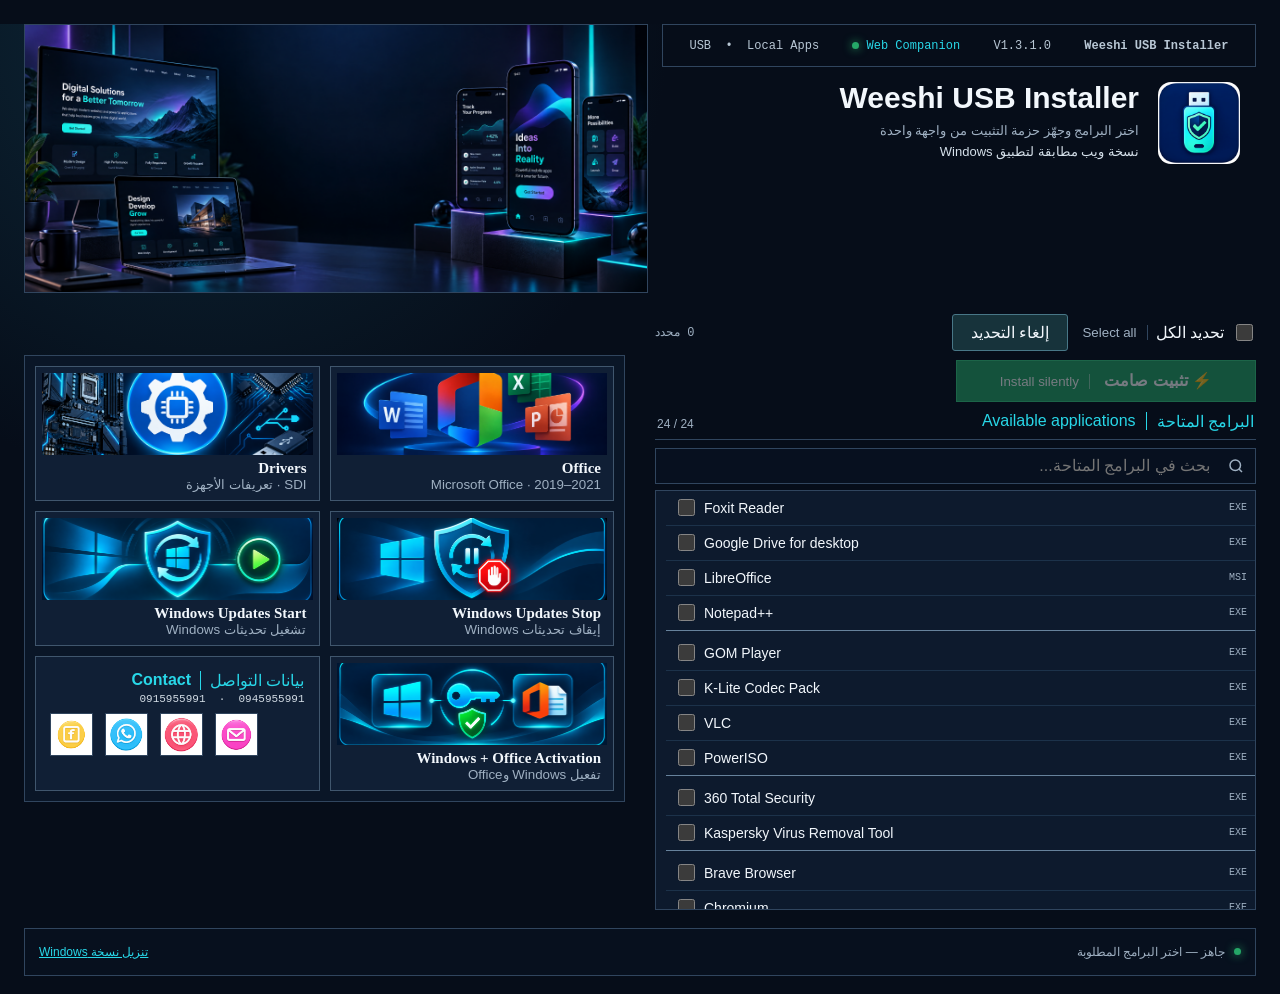
<file: web-app/index.html>
<!doctype html>
<html lang="ar" dir="rtl">
<head>
  <meta charset="utf-8"><meta name="viewport" content="width=device-width,initial-scale=1">
  <meta name="theme-color" content="#07111f"><meta name="description" content="نسخة الويب من Weeshi USB Installer">
  <title>Weeshi USB Installer — Web</title><link rel="icon" href="../logo.png"><link rel="stylesheet" href="./styles.css">
</head>
<body>
<a class="skip" href="#apps">انتقل إلى قائمة البرامج</a>
<header class="app-header">
  <div class="ad-frame"><img src="../Ads/dsa1.xxx" alt="إعلان WeeshiTech" width="660" height="140"></div>
  <section class="identity">
    <div class="system-strip"><span>USB &nbsp;•&nbsp; Local Apps</span><span class="online"><i></i> Web Companion</span><span>V1.1</span><b>Weeshi USB Installer</b></div>
    <div class="brand-copy"><img src="../logo.png" alt="" width="86" height="86"><div><h1>Weeshi USB Installer</h1><p>اختر البرامج وجهّز حزمة التثبيت من واجهة واحدة<br><span>نسخة ويب مطابقة لتطبيق Windows</span></p></div></div>
  </section>
</header>

<main>
  <section class="apps-panel" id="apps" aria-labelledby="appsTitle">
    <div class="selection-bar">
      <label class="check-all"><input id="selectAll" type="checkbox"><span>تحديد الكل</span><small>Select all</small></label>
      <button class="secondary" id="clearSelection" type="button">إلغاء التحديد</button>
      <span class="selection-count" id="selectionCount" aria-live="polite">0 محدد</span>
    </div>
    <button class="install-button" id="installButton" type="button"><span>⚡</span> تثبيت صامت <small>Install silently</small></button>
    <div class="section-title"><div><span>البرامج المتاحة</span><b id="appsTitle">Available applications</b></div><em id="resultCount"></em></div>
    <label class="search-field"><span class="sr-only">بحث في البرامج</span><svg viewBox="0 0 24 24" aria-hidden="true"><circle cx="11" cy="11" r="7"/><path d="m16 16 4 4"/></svg><input id="searchInput" type="search" placeholder="بحث في البرامج المتاحة..." autocomplete="off"><button id="clearSearch" type="button" aria-label="مسح البحث">×</button></label>
    <div class="app-list" id="appList" role="group" aria-label="قائمة البرامج"></div>
    <div class="empty-state" id="emptyState" hidden><b>لا توجد نتائج</b><span>جرّب اسمًا آخر أو امسح البحث.</span></div>
  </section>

  <section class="tools-panel" aria-label="أدوات إضافية">
    <div class="tools-grid">
      <button class="tool-card" data-tool="Office"><img src="../assets/office-card.png" alt=""><span><b>Office</b><small>Microsoft Office · 2019–2021</small></span></button>
      <button class="tool-card" data-tool="Drivers"><img src="../assets/drivers-card.png" alt=""><span><b>Drivers</b><small>SDI · تعريفات الأجهزة</small></span></button>
      <button class="tool-card danger" data-tool="Windows Updates Stop"><img src="../assets/windows-updates-stop-card.png" alt=""><span><b>Windows Updates Stop</b><small>إيقاف تحديثات Windows</small></span></button>
      <button class="tool-card success" data-tool="Windows Updates Start"><img src="../assets/windows-updates-start-card.png" alt=""><span><b>Windows Updates Start</b><small>تشغيل تحديثات Windows</small></span></button>
      <button class="tool-card" data-tool="Windows + Office Activation"><img src="../assets/windows-office-activation-card.png" alt=""><span><b>Windows + Office Activation</b><small>تفعيل Windows وOffice</small></span></button>
      <article class="contact-card"><div><span>بيانات التواصل</span><b>Contact</b></div><p>0915955991 &nbsp;·&nbsp; 0945955991</p><nav aria-label="روابط التواصل"><button type="button" data-contact="facebook" aria-label="Facebook"><img src="../assets/contact-facebook.png" alt=""></button><a href="https://wa.me/218915955991" target="_blank" aria-label="WhatsApp"><img src="../assets/contact-whatsapp.png" alt=""></a><a href="https://www.ly-tech.ly" target="_blank" aria-label="الموقع الإلكتروني"><img src="../assets/contact-website.png" alt=""></a><a href="mailto:weeshiaia@gmail.com" aria-label="البريد الإلكتروني"><img src="../assets/contact-email.png" alt=""></a></nav></article>
    </div>
  </section>
</main>

<footer class="statusbar"><div><i></i><span id="statusText">جاهز — اختر البرامج المطلوبة</span></div><a href="https://github.com/weeshi/WinPilot-USB/releases/latest" target="_blank">تنزيل نسخة Windows</a></footer>

<div class="dialog-backdrop" id="dialogBackdrop" hidden>
  <section class="dialog" role="dialog" aria-modal="true" aria-labelledby="dialogTitle" aria-describedby="dialogDescription">
    <button class="dialog-close" id="dialogClose" type="button" aria-label="إغلاق">×</button>
    <span class="dialog-kicker">WEB COMPANION</span><h2 id="dialogTitle"></h2><p id="dialogDescription"></p>
    <div class="dialog-selection" id="dialogSelection"></div>
    <div class="dialog-actions"><button class="secondary" id="dialogCancel" type="button">العودة</button><button class="secondary" id="exportSelection" type="button" hidden>تنزيل ملف الاختيارات</button><a class="download" id="openWinPilot" href="#" hidden>فتح في WinPilot</a><a class="download" href="https://github.com/weeshi/WinPilot-USB/releases/latest" target="_blank">تنزيل تطبيق Windows</a></div>
  </section>
</div>
<div class="toast" id="toast" role="status" aria-live="polite"></div>
<script src="./catalog-data.js"></script><script src="./app.js"></script>
</body></html>
</file>
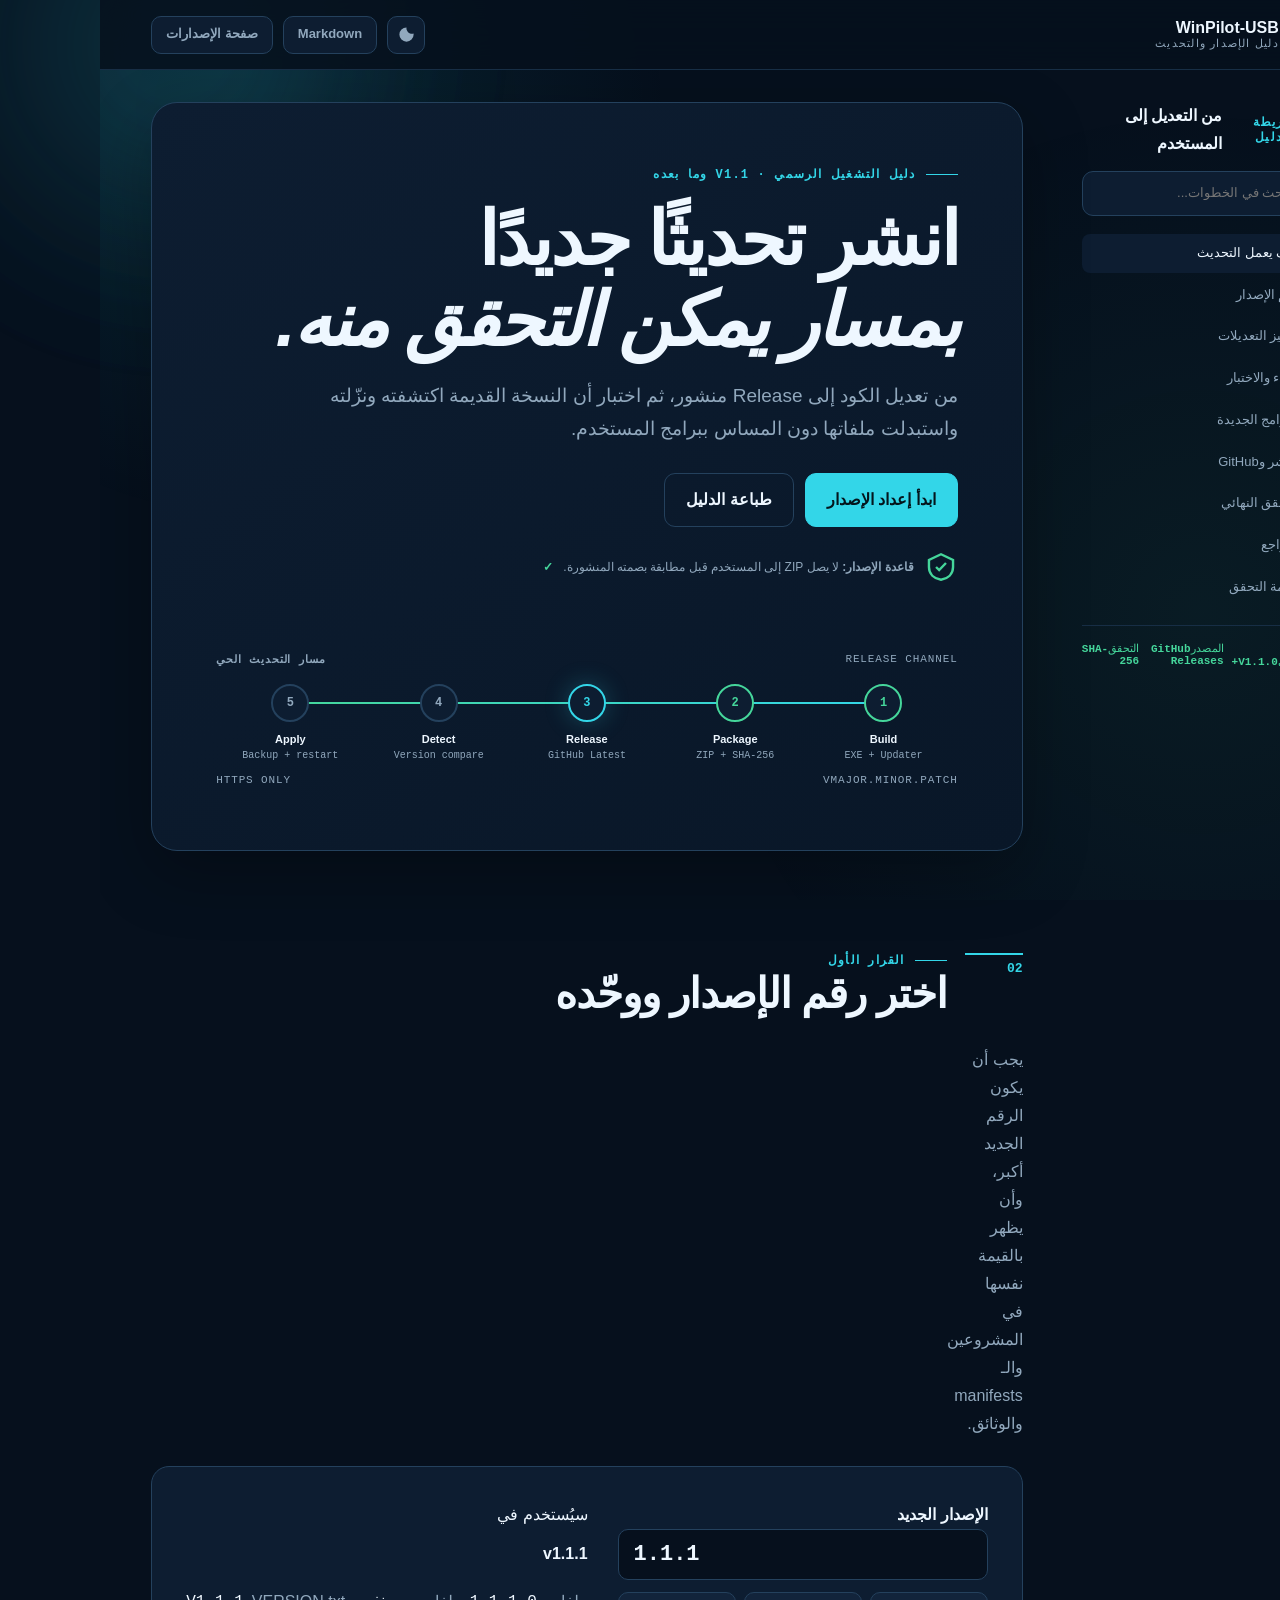
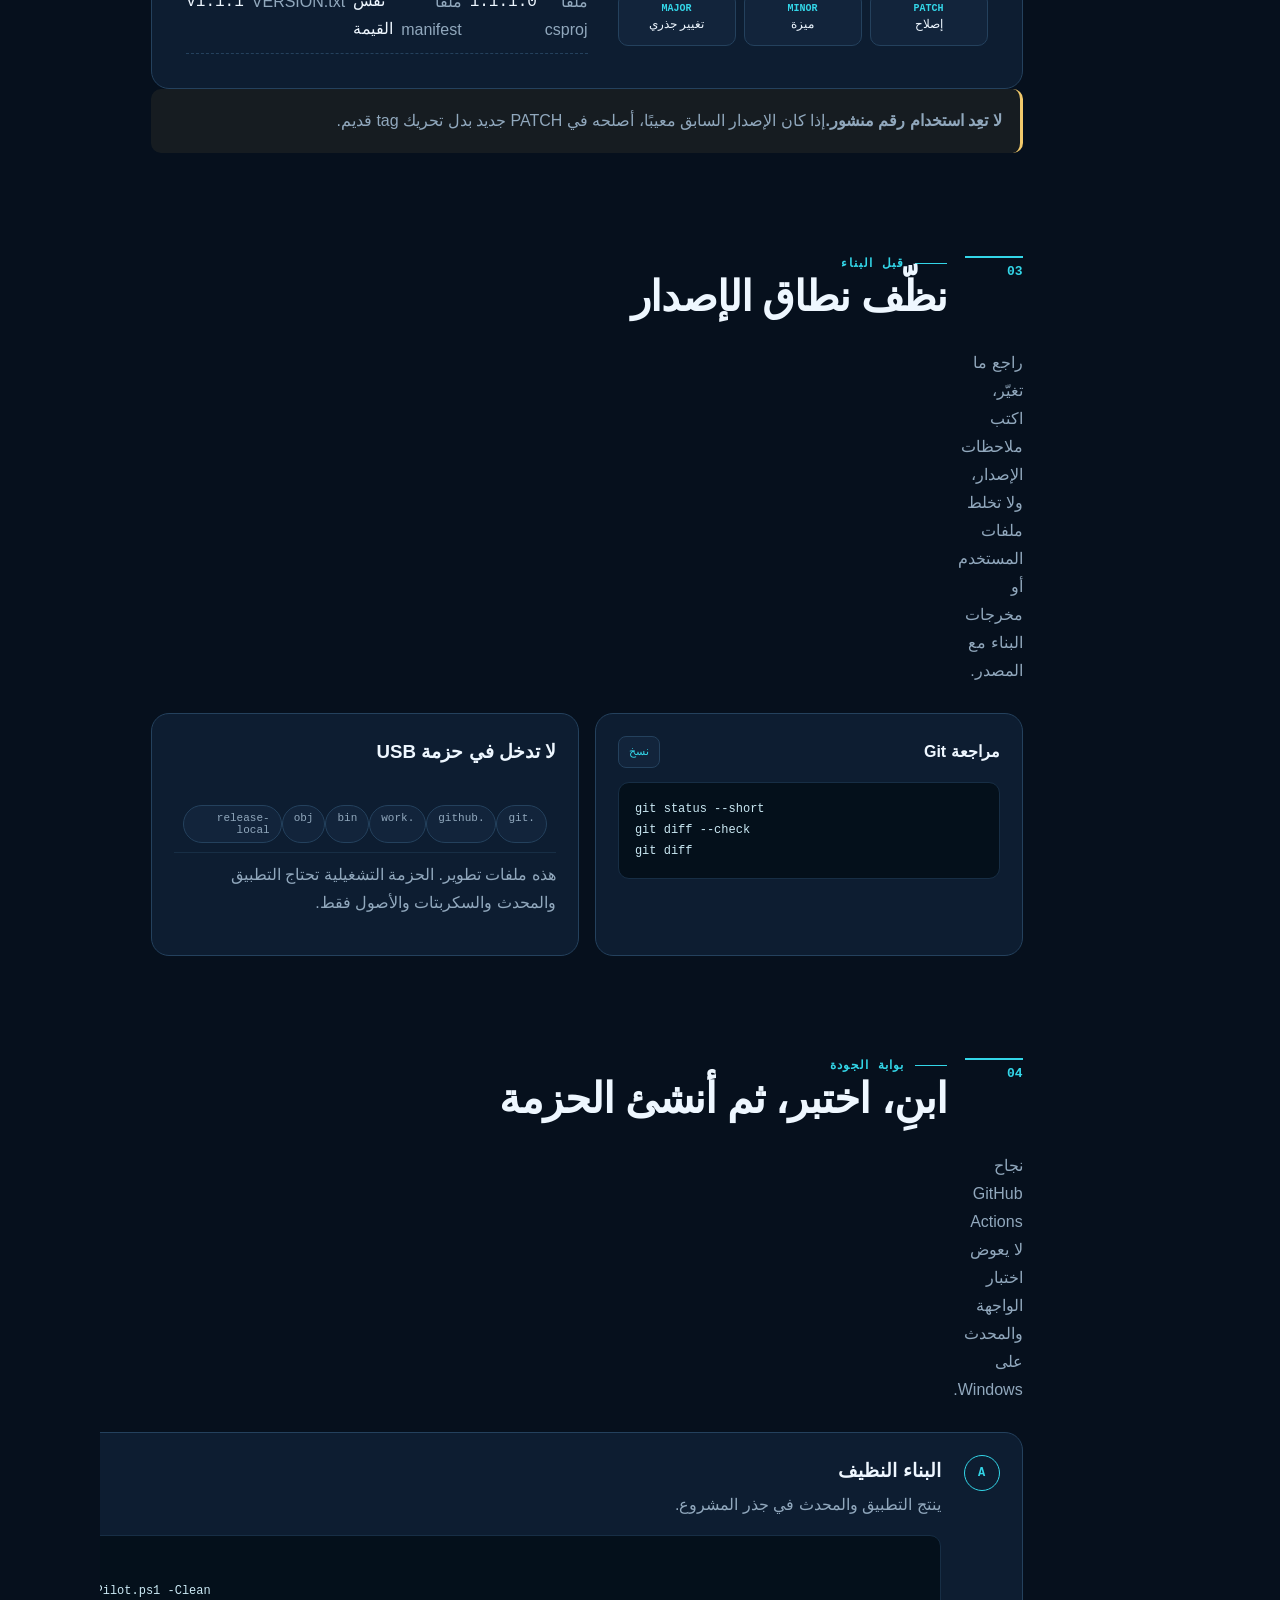
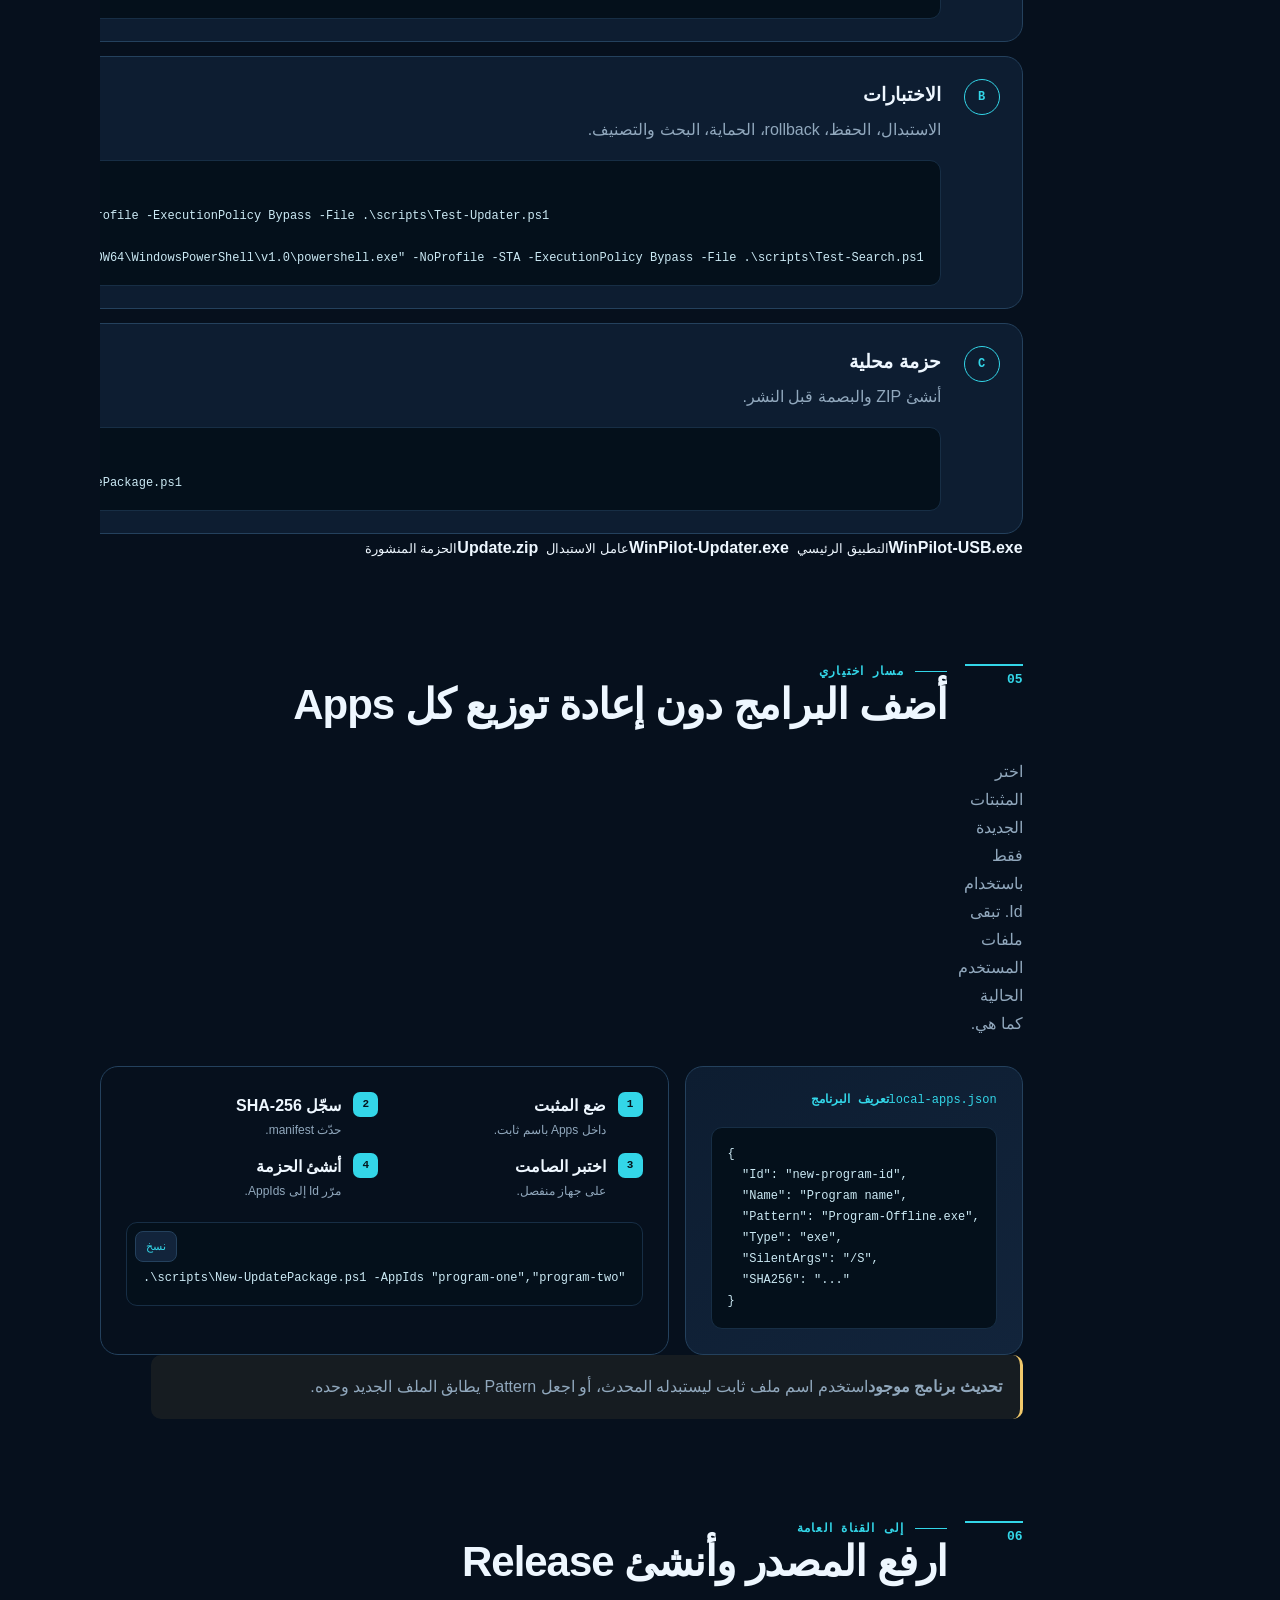
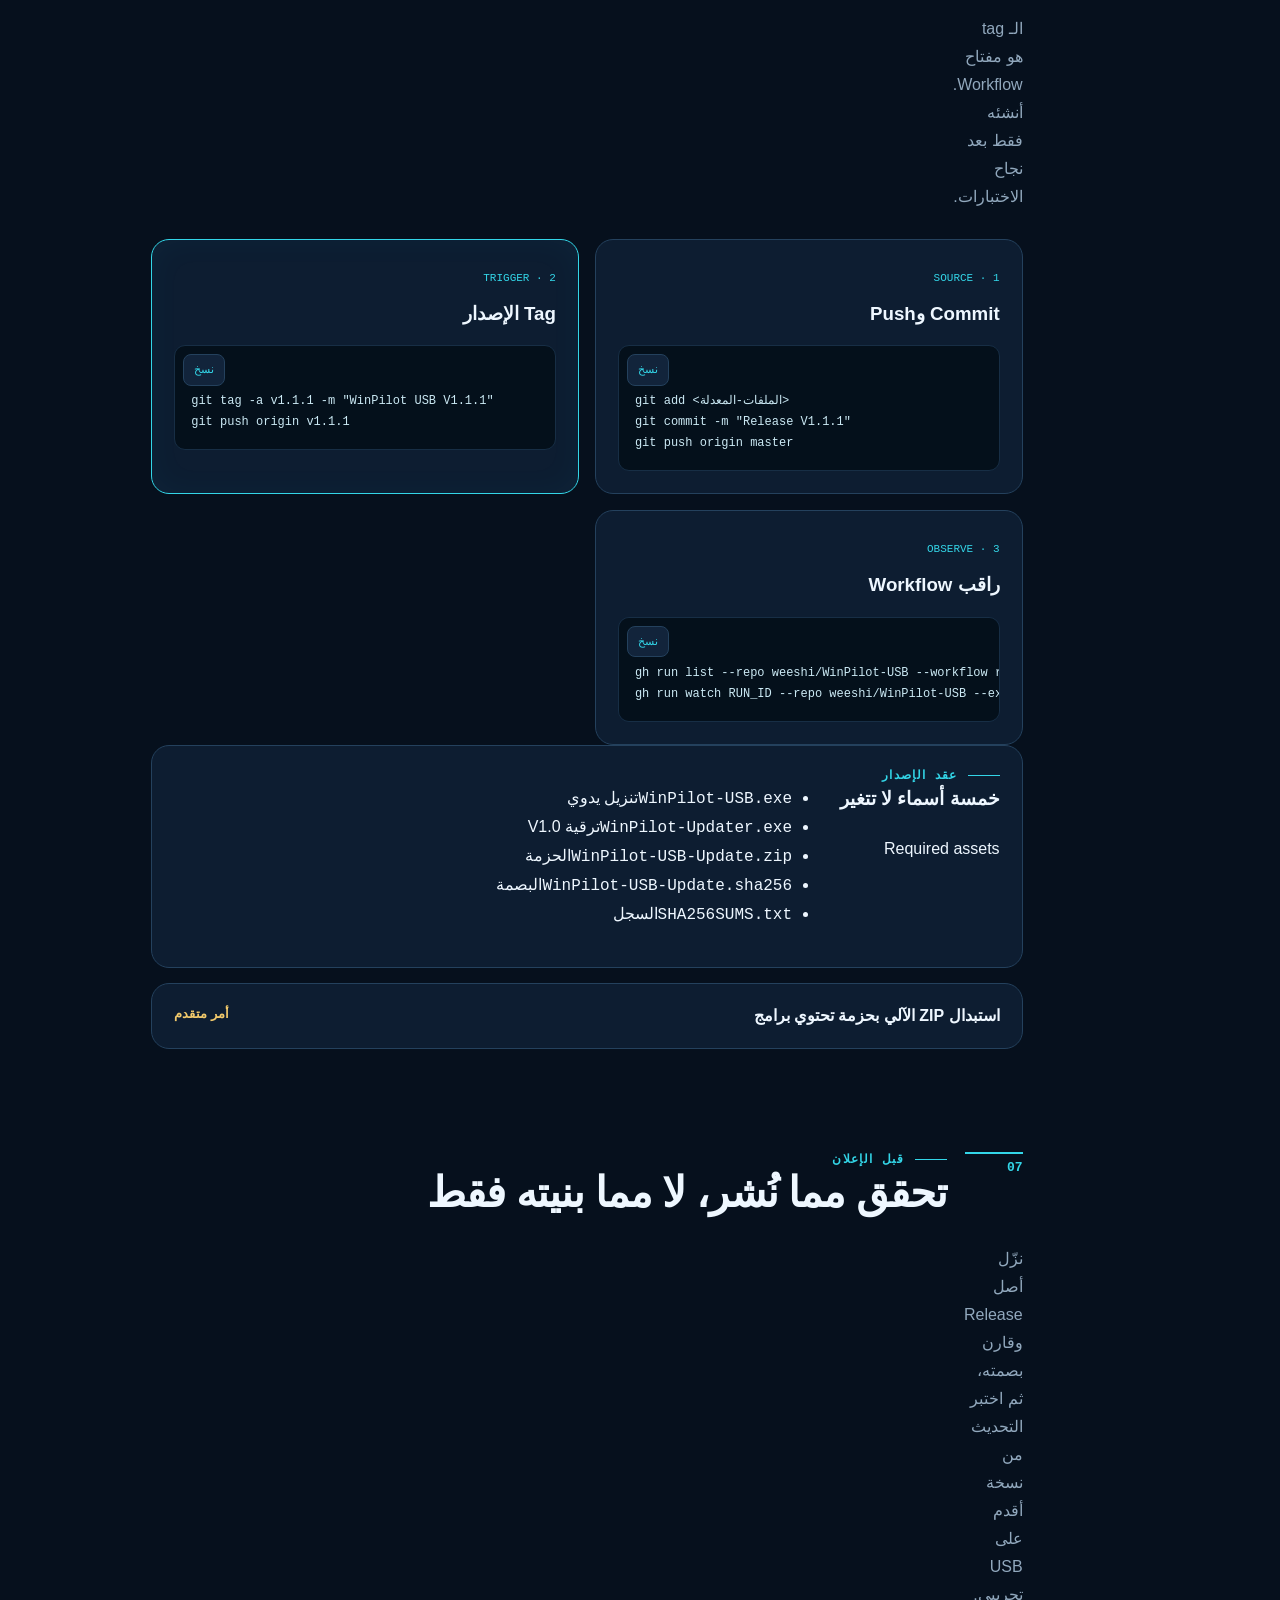
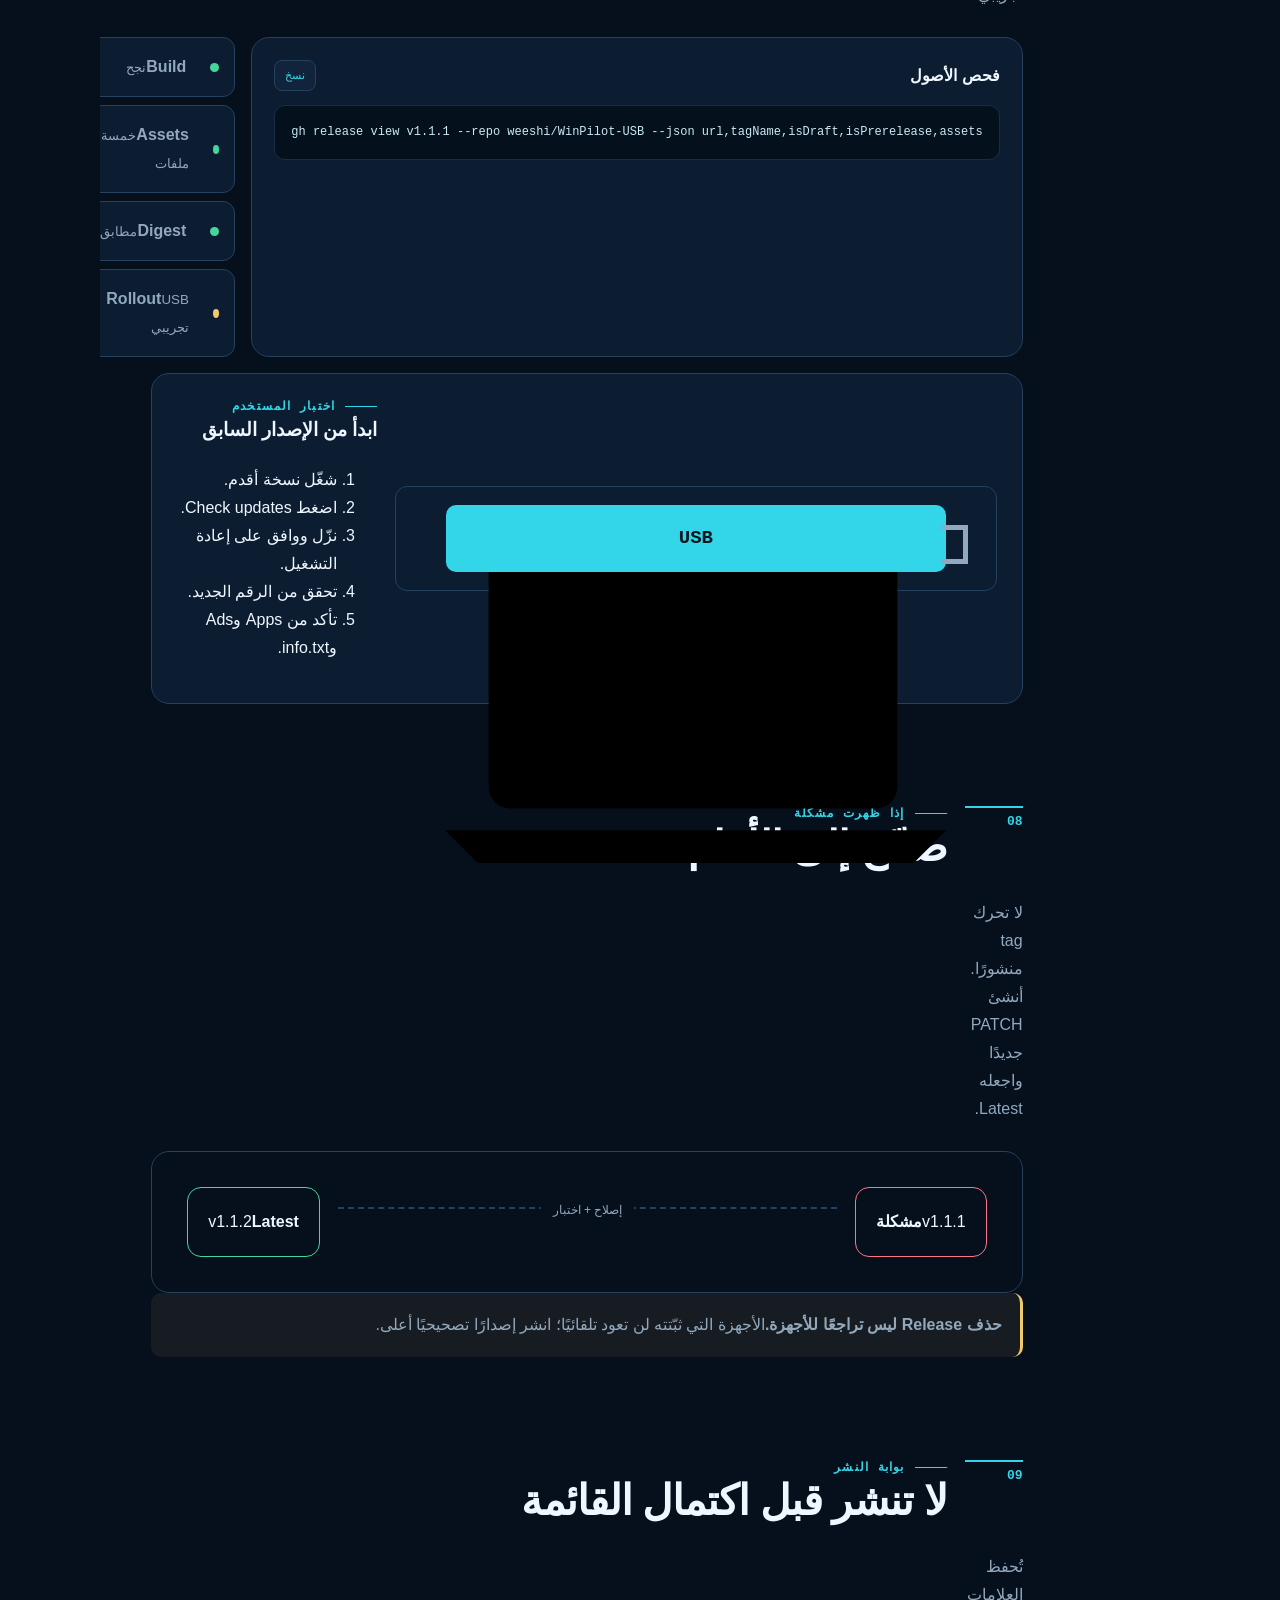
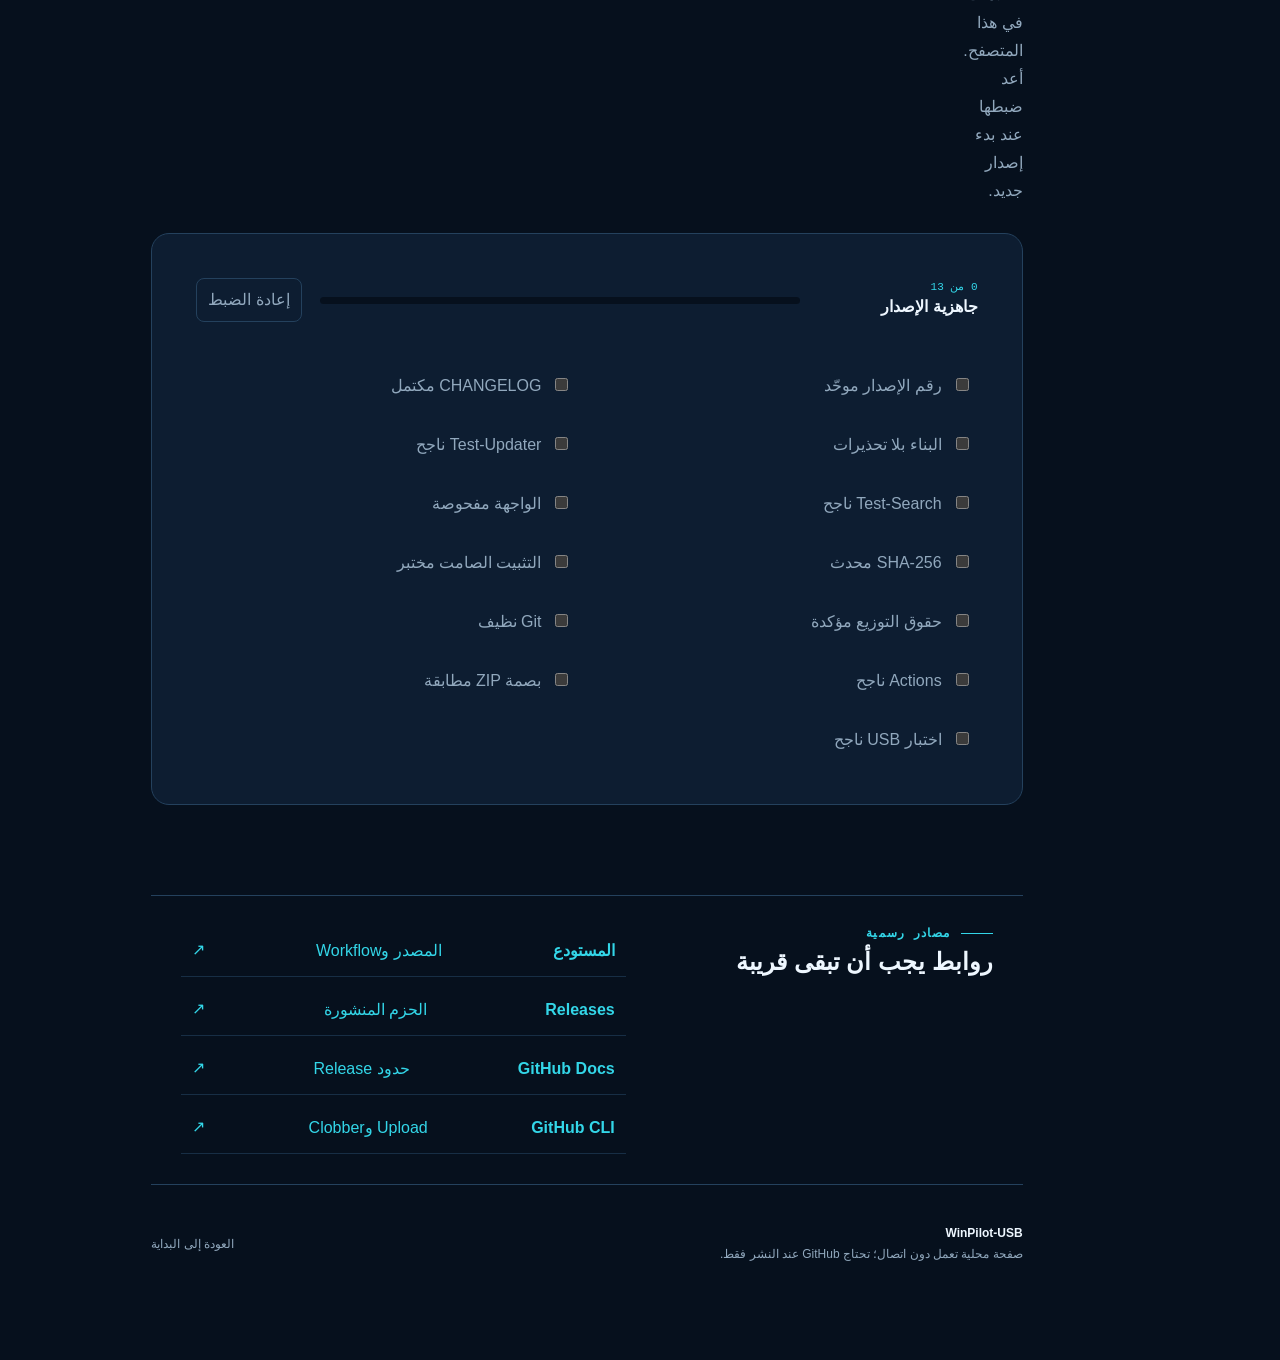
<file: docs/update-guide/index.html>
<!doctype html>
<html lang="ar" dir="rtl">
<head>
  <meta charset="utf-8">
  <meta name="viewport" content="width=device-width,initial-scale=1">
  <meta name="theme-color" content="#07111f">
  <meta name="description" content="دليل إنشاء واختبار ونشر تحديثات WinPilot-USB.">
  <title>دليل إصدار WinPilot-USB</title>
  <link rel="stylesheet" href="./styles.css">
</head>
<body>
  <a class="skip-link" href="#main">انتقل إلى المحتوى</a>
  <div class="ambient a1" aria-hidden="true"></div><div class="ambient a2" aria-hidden="true"></div>

  <header class="topbar">
    <a class="brand" href="#top" aria-label="بداية الدليل">
      <span class="brand-mark"><svg viewBox="0 0 32 32" aria-hidden="true"><path d="M8 5h16a3 3 0 0 1 3 3v16a3 3 0 0 1-3 3H8a3 3 0 0 1-3-3V8a3 3 0 0 1 3-3Z"/><path d="m11 16 3 3 7-7"/></svg></span>
      <span><b>WinPilot-USB</b><small>دليل الإصدار والتحديث</small></span>
    </a>
    <nav class="top-actions" aria-label="روابط سريعة">
      <button class="icon-button" id="themeToggle" type="button" aria-label="تبديل المظهر"><svg viewBox="0 0 24 24"><path d="M12 3a9 9 0 1 0 9 9c0-.4 0-.8-.1-1.2A7 7 0 0 1 12 3Z"/></svg></button>
      <a class="quiet-link" href="../UPDATE-GUIDE.md">Markdown</a>
      <a class="primary-link" href="https://github.com/weeshi/WinPilot-USB/releases" target="_blank" rel="noopener">صفحة الإصدارات</a>
    </nav>
  </header>

  <div class="page-shell" id="top">
    <aside class="sidebar" aria-label="فهرس الدليل">
      <div class="sidebar-head"><span class="eyebrow">خريطة الدليل</span><strong>من التعديل إلى المستخدم</strong></div>
      <label class="search-box"><span class="sr-only">بحث</span><svg viewBox="0 0 24 24"><circle cx="11" cy="11" r="7"/><path d="m16 16 4 4"/></svg><input id="guideSearch" type="search" placeholder="ابحث في الخطوات..."></label>
      <nav class="section-nav" id="sectionNav">
        <a href="#overview"><span>01</span>كيف يعمل التحديث</a>
        <a href="#versioning"><span>02</span>رقم الإصدار</a>
        <a href="#prepare"><span>03</span>تجهيز التعديلات</a>
        <a href="#build"><span>04</span>البناء والاختبار</a>
        <a href="#applications"><span>05</span>البرامج الجديدة</a>
        <a href="#publish"><span>06</span>النشر وGitHub</a>
        <a href="#verify"><span>07</span>التحقق النهائي</a>
        <a href="#rollback"><span>08</span>التراجع</a>
        <a href="#checklist"><span>09</span>قائمة التحقق</a>
      </nav>
      <div class="sidebar-status"><div><span>الإصدار الأساسي</span><b>V1.1.0+</b></div><div><span>المصدر</span><b>GitHub Releases</b></div><div><span>التحقق</span><b>SHA-256</b></div></div>
    </aside>

    <main id="main">
      <section class="hero searchable" id="overview" data-search="كيف يعمل التحديث github release sha256 updater">
        <div class="hero-copy">
          <span class="eyebrow">دليل التشغيل الرسمي · V1.1 وما بعده</span>
          <h1>انشر تحديثًا جديدًا<br><em>بمسار يمكن التحقق منه.</em></h1>
          <p>من تعديل الكود إلى Release منشور، ثم اختبار أن النسخة القديمة اكتشفته ونزّلته واستبدلت ملفاتها دون المساس ببرامج المستخدم.</p>
          <div class="hero-actions"><a class="primary-link large" href="#versioning">ابدأ إعداد الإصدار</a><button class="quiet-link large" id="printGuide" type="button">طباعة الدليل</button></div>
          <div class="hero-note"><svg viewBox="0 0 24 24"><path d="M12 3 3.5 7v5c0 5 3.6 8.2 8.5 9 4.9-.8 8.5-4 8.5-9V7L12 3Z"/><path d="m8.5 12 2.2 2.2 4.8-5"/></svg><span><b>قاعدة الإصدار:</b> لا يصل ZIP إلى المستخدم قبل مطابقة بصمته المنشورة.</span></div>
        </div>
        <div class="release-visual" aria-label="مخطط رحلة التحديث">
          <div class="visual-grid"></div><div class="visual-title"><span>RELEASE CHANNEL</span><b>مسار التحديث الحي</b></div>
          <ol class="release-rail">
            <li class="done"><i>1</i><div><b>Build</b><span>EXE + Updater</span></div></li>
            <li class="done"><i>2</i><div><b>Package</b><span>ZIP + SHA-256</span></div></li>
            <li class="live"><i>3</i><div><b>Release</b><span>GitHub Latest</span></div></li>
            <li><i>4</i><div><b>Detect</b><span>Version compare</span></div></li>
            <li><i>5</i><div><b>Apply</b><span>Backup + restart</span></div></li>
          </ol>
          <div class="packet"><span></span><span></span><span></span></div><div class="visual-footer"><code>vMAJOR.MINOR.PATCH</code><span>HTTPS only</span></div>
        </div>
      </section>

      <section class="content-section searchable" id="versioning" data-search="رقم الإصدار semantic version major minor patch manifest csproj">
        <div class="section-heading"><span class="step-index">02</span><div><span class="eyebrow">القرار الأول</span><h2>اختر رقم الإصدار ووحّده</h2></div><p>يجب أن يكون الرقم الجديد أكبر، وأن يظهر بالقيمة نفسها في المشروعين والـ manifests والوثائق.</p></div>
        <div class="version-lab panel">
          <div class="version-controls">
            <label>الإصدار الجديد<input id="versionInput" type="text" inputmode="decimal" value="1.1.1"></label>
            <div class="version-kinds"><button type="button" data-bump="patch"><b>PATCH</b><span>إصلاح</span></button><button type="button" data-bump="minor"><b>MINOR</b><span>ميزة</span></button><button type="button" data-bump="major"><b>MAJOR</b><span>تغيير جذري</span></button></div>
          </div>
          <div class="generated-release"><span>سيُستخدم في</span><strong id="versionTag">v1.1.1</strong><div class="file-map"><span>ملفا csproj</span><code id="assemblyVersion">1.1.1.0</code><span>ملفا manifest</span><code>نفس القيمة</code><span>VERSION.txt</span><code id="displayVersion">1.1.1</code></div></div>
        </div>
        <div class="callout warning"><b>لا تعِد استخدام رقم منشور.</b><span>إذا كان الإصدار السابق معيبًا، أصلحه في PATCH جديد بدل تحريك tag قديم.</span></div>
      </section>

      <section class="content-section searchable" id="prepare" data-search="git status diff changelog ملفات التطوير">
        <div class="section-heading"><span class="step-index">03</span><div><span class="eyebrow">قبل البناء</span><h2>نظّف نطاق الإصدار</h2></div><p>راجع ما تغيّر، اكتب ملاحظات الإصدار، ولا تخلط ملفات المستخدم أو مخرجات البناء مع المصدر.</p></div>
        <div class="two-column">
          <article class="panel command-panel"><div class="panel-head"><b>مراجعة Git</b><button class="copy-button" data-copy-target="prepareCode">نسخ</button></div><pre id="prepareCode"><code>git status --short
git diff --check
git diff</code></pre></article>
          <article class="panel file-policy"><h3>لا تدخل في حزمة USB</h3><div class="chip-list"><span>.git</span><span>.github</span><span>.work</span><span>bin</span><span>obj</span><span>release-local</span></div><p>هذه ملفات تطوير. الحزمة التشغيلية تحتاج التطبيق والمحدث والسكربتات والأصول فقط.</p></article>
        </div>
      </section>

      <section class="content-section searchable" id="build" data-search="build test updater search package hash اختبار">
        <div class="section-heading"><span class="step-index">04</span><div><span class="eyebrow">بوابة الجودة</span><h2>ابنِ، اختبر، ثم أنشئ الحزمة</h2></div><p>نجاح GitHub Actions لا يعوض اختبار الواجهة والمحدث على Windows.</p></div>
        <div class="timeline">
          <article><span class="timeline-mark">A</span><div><h3>البناء النظيف</h3><p>ينتج التطبيق والمحدث في جذر المشروع.</p><div class="code-wrap"><button class="copy-button" data-copy-target="buildCode">نسخ</button><pre id="buildCode"><code>.\scripts\Build-WinPilot.ps1 -Clean</code></pre></div></div></article>
          <article><span class="timeline-mark">B</span><div><h3>الاختبارات</h3><p>الاستبدال، الحفظ، rollback، الحماية، البحث والتصنيف.</p><div class="code-wrap"><button class="copy-button" data-copy-target="testCode">نسخ</button><pre id="testCode"><code>powershell.exe -NoProfile -ExecutionPolicy Bypass -File .\scripts\Test-Updater.ps1

&amp; "$env:WINDIR\SysWOW64\WindowsPowerShell\v1.0\powershell.exe" -NoProfile -STA -ExecutionPolicy Bypass -File .\scripts\Test-Search.ps1</code></pre></div></div></article>
          <article><span class="timeline-mark">C</span><div><h3>حزمة محلية</h3><p>أنشئ ZIP والبصمة قبل النشر.</p><div class="code-wrap"><button class="copy-button" data-copy-target="packageCode">نسخ</button><pre id="packageCode"><code>.\scripts\New-UpdatePackage.ps1</code></pre></div></div></article>
        </div>
        <div class="artifact-strip"><div><b>WinPilot-USB.exe</b><small>التطبيق الرئيسي</small></div><div><b>WinPilot-Updater.exe</b><small>عامل الاستبدال</small></div><div><b>Update.zip</b><small>الحزمة المنشورة</small></div></div>
      </section>

      <section class="content-section searchable" id="applications" data-search="إضافة برنامج appids installer silent sha256 manifest">
        <div class="section-heading"><span class="step-index">05</span><div><span class="eyebrow">مسار اختياري</span><h2>أضف البرامج دون إعادة توزيع كل Apps</h2></div><p>اختر المثبتات الجديدة فقط باستخدام Id. تبقى ملفات المستخدم الحالية كما هي.</p></div>
        <div class="apps-layout">
          <div class="manifest-card panel"><div class="manifest-title"><span>local-apps.json</span><b>تعريف البرنامج</b></div><pre><code>{
  "Id": "new-program-id",
  "Name": "Program name",
  "Pattern": "Program-Offline.exe",
  "Type": "exe",
  "SilentArgs": "/S",
  "SHA256": "..."
}</code></pre></div>
          <div class="apps-steps"><ol><li><b>ضع المثبت</b><span>داخل Apps باسم ثابت.</span></li><li><b>سجّل SHA-256</b><span>حدّث manifest.</span></li><li><b>اختبر الصامت</b><span>على جهاز منفصل.</span></li><li><b>أنشئ الحزمة</b><span>مرّر Id إلى AppIds.</span></li></ol><div class="code-wrap"><button class="copy-button" data-copy-target="appsCode">نسخ</button><pre id="appsCode"><code>.\scripts\New-UpdatePackage.ps1 -AppIds "program-one","program-two"</code></pre></div></div>
        </div>
        <div class="callout"><b>تحديث برنامج موجود</b><span>استخدم اسم ملف ثابت ليستبدله المحدث، أو اجعل Pattern يطابق الملف الجديد وحده.</span></div>
      </section>

      <section class="content-section searchable" id="publish" data-search="نشر commit push tag github actions release upload clobber">
        <div class="section-heading"><span class="step-index">06</span><div><span class="eyebrow">إلى القناة العامة</span><h2>ارفع المصدر وأنشئ Release</h2></div><p>الـ tag هو مفتاح Workflow. أنشئه فقط بعد نجاح الاختبارات.</p></div>
        <div class="publish-grid">
          <article class="panel publish-card"><span>1 · SOURCE</span><h3>Commit وPush</h3><div class="code-wrap"><button class="copy-button" data-copy-target="commitCode">نسخ</button><pre id="commitCode"><code>git add &lt;الملفات-المعدلة&gt;
git commit -m "Release V1.1.1"
git push origin master</code></pre></div></article>
          <article class="panel publish-card accent-card"><span>2 · TRIGGER</span><h3>Tag الإصدار</h3><div class="code-wrap"><button class="copy-button" data-copy-target="tagCode">نسخ</button><pre id="tagCode"><code>git tag -a v1.1.1 -m "WinPilot USB V1.1.1"
git push origin v1.1.1</code></pre></div></article>
          <article class="panel publish-card"><span>3 · OBSERVE</span><h3>راقب Workflow</h3><div class="code-wrap"><button class="copy-button" data-copy-target="watchCode">نسخ</button><pre id="watchCode"><code>gh run list --repo weeshi/WinPilot-USB --workflow release.yml --limit 5
gh run watch RUN_ID --repo weeshi/WinPilot-USB --exit-status</code></pre></div></article>
        </div>
        <div class="release-files panel"><div class="release-files-head"><div><span class="eyebrow">عقد الإصدار</span><h3>خمسة أسماء لا تتغير</h3></div><span>Required assets</span></div><ul><li><code>WinPilot-USB.exe</code><span>تنزيل يدوي</span></li><li><code>WinPilot-Updater.exe</code><span>ترقية V1.0</span></li><li class="critical"><code>WinPilot-USB-Update.zip</code><span>الحزمة</span></li><li class="critical"><code>WinPilot-USB-Update.sha256</code><span>البصمة</span></li><li><code>SHA256SUMS.txt</code><span>السجل</span></li></ul></div>
        <details class="advanced-panel"><summary><span>استبدال ZIP الآلي بحزمة تحتوي برامج</span><small>أمر متقدم</small></summary><div class="details-body"><p>افحص الحزمة أولًا؛ <code>--clobber</code> يحذف الأصل القديم قبل رفع البديل.</p><div class="code-wrap"><button class="copy-button" data-copy-target="clobberCode">نسخ</button><pre id="clobberCode"><code>gh release upload v1.1.1 .\release-local\WinPilot-USB-Update.zip .\release-local\WinPilot-USB-Update.sha256 --repo weeshi/WinPilot-USB --clobber</code></pre></div></div></details>
      </section>

      <section class="content-section searchable" id="verify" data-search="التحقق assets download sha256 usb إصدار قديم">
        <div class="section-heading"><span class="step-index">07</span><div><span class="eyebrow">قبل الإعلان</span><h2>تحقق مما نُشر، لا مما بنيته فقط</h2></div><p>نزّل أصل Release وقارن بصمته، ثم اختبر التحديث من نسخة أقدم على USB تجريبي.</p></div>
        <div class="verification-board">
          <div class="verify-command panel"><div class="panel-head"><b>فحص الأصول</b><button class="copy-button" data-copy-target="verifyCode">نسخ</button></div><pre id="verifyCode"><code>gh release view v1.1.1 --repo weeshi/WinPilot-USB --json url,tagName,isDraft,isPrerelease,assets</code></pre></div>
          <div class="verify-states"><div class="state ok"><i></i><span><b>Build</b><small>نجح</small></span></div><div class="state ok"><i></i><span><b>Assets</b><small>خمسة ملفات</small></span></div><div class="state ok"><i></i><span><b>Digest</b><small>مطابق</small></span></div><div class="state pending"><i></i><span><b>Rollout</b><small>USB تجريبي</small></span></div></div>
        </div>
        <div class="device-test panel"><div class="device-illustration"><svg viewBox="0 0 220 150"><rect x="34" y="18" width="150" height="100" rx="8"/><path d="M18 126h184l-12 12H30Z"/><rect x="48" y="34" width="122" height="66" rx="3"/><path d="M62 55h54m-54 15h92m-92 15h70"/><circle cx="155" cy="53" r="11"/><path d="m150 53 4 4 7-8"/></svg></div><div><span class="eyebrow">اختبار المستخدم</span><h3>ابدأ من الإصدار السابق</h3><ol><li>شغّل نسخة أقدم.</li><li>اضغط Check updates.</li><li>نزّل ووافق على إعادة التشغيل.</li><li>تحقق من الرقم الجديد.</li><li>تأكد من Apps وAds وinfo.txt.</li></ol></div></div>
      </section>

      <section class="content-section searchable" id="rollback" data-search="تراجع إصدار معيب patch latest">
        <div class="section-heading"><span class="step-index">08</span><div><span class="eyebrow">إذا ظهرت مشكلة</span><h2>صحّح إلى الأمام</h2></div><p>لا تحرك tag منشورًا. أنشئ PATCH جديدًا واجعله Latest.</p></div>
        <div class="rollback-map"><div class="release-node bad"><span>v1.1.1</span><b>مشكلة</b></div><div class="rollback-line"><span>إصلاح + اختبار</span></div><div class="release-node good"><span>v1.1.2</span><b>Latest</b></div></div>
        <div class="callout danger"><b>حذف Release ليس تراجعًا للأجهزة.</b><span>الأجهزة التي ثبّتته لن تعود تلقائيًا؛ انشر إصدارًا تصحيحيًا أعلى.</span></div>
      </section>

      <section class="content-section searchable" id="checklist" data-search="قائمة تحقق قبل النشر">
        <div class="section-heading"><span class="step-index">09</span><div><span class="eyebrow">بوابة النشر</span><h2>لا تنشر قبل اكتمال القائمة</h2></div><p>تُحفظ العلامات في هذا المتصفح. أعد ضبطها عند بدء إصدار جديد.</p></div>
        <div class="checklist-panel panel">
          <div class="checklist-progress"><div><span id="checkCount">0 من 13</span><b>جاهزية الإصدار</b></div><div class="progress-track"><span id="checkProgress"></span></div><button id="resetChecklist" type="button">إعادة الضبط</button></div>
          <div class="checklist-grid" id="releaseChecklist">
            <label><input type="checkbox"><span>رقم الإصدار موحّد</span></label><label><input type="checkbox"><span>CHANGELOG مكتمل</span></label><label><input type="checkbox"><span>البناء بلا تحذيرات</span></label><label><input type="checkbox"><span>Test-Updater ناجح</span></label><label><input type="checkbox"><span>Test-Search ناجح</span></label><label><input type="checkbox"><span>الواجهة مفحوصة</span></label><label><input type="checkbox"><span>SHA-256 محدث</span></label><label><input type="checkbox"><span>التثبيت الصامت مختبر</span></label><label><input type="checkbox"><span>حقوق التوزيع مؤكدة</span></label><label><input type="checkbox"><span>Git نظيف</span></label><label><input type="checkbox"><span>Actions ناجح</span></label><label><input type="checkbox"><span>بصمة ZIP مطابقة</span></label><label><input type="checkbox"><span>اختبار USB ناجح</span></label>
          </div>
        </div>
      </section>

      <section class="references">
        <div><span class="eyebrow">مصادر رسمية</span><h2>روابط يجب أن تبقى قريبة</h2></div>
        <div class="reference-links"><a href="https://github.com/weeshi/WinPilot-USB" target="_blank"><b>المستودع</b><span>المصدر وWorkflow</span></a><a href="https://github.com/weeshi/WinPilot-USB/releases" target="_blank"><b>Releases</b><span>الحزم المنشورة</span></a><a href="https://docs.github.com/en/repositories/releasing-projects-on-github/about-releases" target="_blank"><b>GitHub Docs</b><span>حدود Release</span></a><a href="https://cli.github.com/manual/gh_release_upload" target="_blank"><b>GitHub CLI</b><span>Upload وClobber</span></a></div>
      </section>
      <footer><div><b>WinPilot-USB</b><span>صفحة محلية تعمل دون اتصال؛ تحتاج GitHub عند النشر فقط.</span></div><a href="#top">العودة إلى البداية</a></footer>
    </main>
  </div>
  <div class="toast" id="toast" role="status" aria-live="polite">تم النسخ</div>
  <script src="./app.js"></script>
</body>
</html>
</file>
<file: web-app/styles.css>
:root{color-scheme:dark;--bg:#060d19;--panel:#0d1a2d;--panel2:#101f35;--line:#30455e;--line2:#1c324a;--text:#f2f7fc;--muted:#9fb0c2;--cyan:#28d7e8;--green:#25a767;--red:#ef5a69;--focus:#ffe17a;--radius:3px;--shadow:0 24px 70px #0007;font-family:"Segoe UI Variable Text","Segoe UI",Tahoma,sans-serif}
*{box-sizing:border-box;scrollbar-width:thin;scrollbar-color:var(--line) var(--bg)}*::-webkit-scrollbar{width:10px;height:10px}*::-webkit-scrollbar-track{background:var(--bg)}*::-webkit-scrollbar-thumb{background:var(--line);border:2px solid var(--bg)}
html{background:var(--bg);scroll-behavior:smooth}body{margin:0;min-height:100vh;background:radial-gradient(circle at 16% 0,#0d2838 0,transparent 29rem),var(--bg);color:var(--text)}
button,a,input{font:inherit}button,a{cursor:pointer}button:focus-visible,a:focus-visible,input:focus-visible{outline:3px solid var(--focus);outline-offset:3px}.skip{position:fixed;top:-60px;right:20px;z-index:100;background:var(--cyan);color:#031014;padding:10px 15px}.skip:focus{top:0}
.app-header{width:min(1320px,calc(100% - 48px));margin:24px auto 18px;display:grid;grid-template-columns:1.05fr 1fr;gap:14px;direction:ltr}.ad-frame,.identity{border:1px solid var(--line);background:#081321;min-height:154px}.ad-frame{padding:0;overflow:hidden}.ad-frame img{width:100%;height:100%;object-fit:cover;display:block}.identity{direction:rtl;border:0;background:transparent}.system-strip{height:43px;border:1px solid var(--line);display:flex;align-items:center;justify-content:space-around;gap:10px;padding:0 15px;color:#b8c7d5;font:12px "Cascadia Code",Consolas,monospace;direction:ltr}.system-strip .online{color:var(--cyan)}.system-strip i,.statusbar i{display:inline-block;width:7px;height:7px;border-radius:50%;background:var(--green);box-shadow:0 0 10px var(--green)}
.brand-copy{height:111px;display:flex;align-items:center;gap:19px;padding:14px 16px}.brand-copy img{order:-1;width:82px;height:82px;object-fit:contain;border-radius:13px}.brand-copy h1{font-size:30px;line-height:1;margin:0 0 8px;font-weight:700}.brand-copy p{margin:0;color:var(--muted);font-size:13px;line-height:1.55}.brand-copy p span{color:#d5e0ea}
main{width:min(1320px,calc(100% - 48px));margin:auto;display:grid;grid-template-columns:1fr 1fr;direction:rtl;gap:30px;align-items:start}.apps-panel,.tools-panel{direction:rtl;min-width:0}.selection-bar{display:flex;align-items:center;gap:14px;min-height:44px}.check-all{display:flex;align-items:center;gap:8px;cursor:pointer}.check-all input,.app-row input{width:17px;height:17px;accent-color:var(--green)}.check-all small{border-right:1px solid var(--line);padding-right:10px;color:var(--muted)}.secondary{border:1px solid #487787;background:#17333b;color:var(--text);padding:8px 18px;border-radius:var(--radius)}.secondary:hover{border-color:var(--cyan);color:var(--cyan)}.selection-count{margin-right:auto;color:var(--muted);font:12px "Cascadia Code",monospace}
.install-button{width:300px;min-height:42px;border:1px solid #37ce82;background:var(--green);color:white;font-weight:700;margin:5px 0 10px}.install-button:hover{filter:brightness(1.1)}.install-button:disabled{opacity:.45;cursor:not-allowed}.install-button small{font-weight:500;border-right:1px solid #ffffff77;margin-right:10px;padding-right:10px}
.section-title{display:flex;justify-content:space-between;align-items:end;border-bottom:1px solid var(--line);padding:0 2px 8px}.section-title>div{display:flex;gap:10px;align-items:center;color:var(--cyan)}.section-title b{font-weight:500;border-right:1px solid var(--cyan);padding-right:10px}.section-title em{font-style:normal;color:var(--muted);font-size:12px}
.search-field{height:36px;margin:8px 0 6px;border:1px solid var(--line);display:flex;align-items:center;background:#07101f}.search-field:focus-within{border-color:var(--cyan)}.search-field svg{width:18px;margin:0 10px;fill:none;stroke:var(--muted);stroke-width:2}.search-field input{flex:1;min-width:0;border:0;outline:0;background:transparent;color:var(--text);padding:7px}.search-field button{display:none;width:34px;height:34px;border:0;background:transparent;color:var(--muted);font-size:22px}.search-field.has-value button{display:block}
.app-list{height:420px;overflow:auto;border:1px solid var(--line);background:var(--panel);scrollbar-gutter:stable}.app-row{position:relative;display:grid;grid-template-columns:22px 1fr auto;align-items:center;gap:8px;min-height:35px;padding:5px 8px;border-bottom:1px solid var(--line2);cursor:pointer;direction:ltr}.app-row:hover{background:#162944}.app-row:has(input:focus-visible){outline:2px solid var(--focus);outline-offset:-2px}.app-row span{text-align:left;font-size:14px}.app-row small{color:var(--muted);font:10px "Cascadia Code",monospace}.category-end{border-bottom-color:#66829c;margin-bottom:5px}.empty-state{height:120px;border:1px solid var(--line);display:grid;place-items:center;align-content:center;color:var(--muted)}.empty-state[hidden]{display:none}.empty-state b{color:var(--text)}
.tools-panel{padding-top:44px}.tools-grid{border:1px solid var(--line);padding:10px;display:grid;grid-template-columns:repeat(2,minmax(0,1fr));grid-template-rows:repeat(3,135px);gap:10px;background:#0a1627}.tool-card,.contact-card{min-width:0;border:1px solid #40566d;background:var(--panel2);color:var(--text);padding:6px;text-align:right;overflow:hidden}.tool-card{display:grid;grid-template-rows:82px 1fr;gap:5px;transition:border-color .18s,transform .18s}.tool-card:hover{border-color:var(--cyan);transform:translateY(-2px)}.tool-card img{width:100%;height:82px;object-fit:cover;background:#050c12}.tool-card span{display:grid;padding:0 6px}.tool-card b{font-family:Georgia,"Times New Roman",serif;font-size:15px}.tool-card small{color:var(--muted);white-space:nowrap;overflow:hidden;text-overflow:ellipsis}.tool-card.danger:hover{border-color:var(--red)}.tool-card.success:hover{border-color:var(--green)}
.contact-card{padding:14px}.contact-card>div{display:flex;gap:9px;color:var(--cyan)}.contact-card>div b{border-right:1px solid var(--cyan);padding-right:9px}.contact-card p{font:11px "Cascadia Code",monospace;margin:3px 0 8px;color:#d3dce5;direction:ltr;text-align:right}.contact-card nav{display:flex;gap:12px;direction:ltr}.contact-card nav a,.contact-card nav button{width:43px;height:43px;padding:0;border:1px solid var(--line);background:#fff;overflow:hidden}.contact-card nav img{width:100%;height:100%;object-fit:cover}.contact-card nav a:hover,.contact-card nav button:hover{border-color:var(--cyan);transform:translateY(-2px)}
.statusbar{width:min(1320px,calc(100% - 48px));min-height:48px;margin:18px auto;display:flex;justify-content:space-between;align-items:center;border:1px solid var(--line);background:#07101e;padding:9px 14px;color:var(--muted);font-size:12px}.statusbar>div{display:flex;align-items:center;gap:9px}.statusbar a{color:var(--cyan)}
.dialog-backdrop{position:fixed;inset:0;z-index:60;display:grid;place-items:center;padding:18px;background:#02060dcc;backdrop-filter:blur(7px)}.dialog-backdrop[hidden]{display:none}.dialog{position:relative;width:min(520px,100%);max-height:min(650px,calc(100vh - 36px));overflow:auto;border:1px solid var(--cyan);background:var(--panel);padding:32px;box-shadow:var(--shadow)}.dialog-close{position:absolute;top:12px;left:12px;width:36px;height:36px;border:1px solid var(--line);background:transparent;color:var(--text);font-size:23px}.dialog-kicker{font:11px "Cascadia Code",monospace;color:var(--cyan)}.dialog h2{font-size:28px;margin:9px 0}.dialog p{color:var(--muted);line-height:1.8}.dialog-selection{display:grid;gap:6px;max-height:175px;overflow:auto;margin:16px 0}.dialog-selection span{padding:7px 10px;border-right:2px solid var(--cyan);background:#07121f}.dialog-actions{display:flex;gap:10px;justify-content:flex-end;margin-top:22px}.download{background:var(--green);color:white;padding:9px 16px;border:1px solid #46d895}.toast{position:fixed;z-index:80;bottom:22px;left:22px;background:var(--cyan);color:#031014;padding:11px 17px;transform:translateY(90px);opacity:0;transition:.2s}.toast.show{transform:none;opacity:1}.sr-only{position:absolute;width:1px;height:1px;overflow:hidden;clip:rect(0,0,0,0)}
.dialog-actions{flex-wrap:wrap}
@media(max-width:980px){.app-header,main{grid-template-columns:1fr}.app-header{direction:rtl}.ad-frame{min-height:130px}.identity{grid-row:1}.tools-panel{padding-top:0}.app-list{height:390px}}
@media(max-width:640px){.app-header,main,.statusbar{width:calc(100% - 24px)}.app-header{margin-top:12px}.system-strip span:first-child{display:none}.brand-copy{padding-inline:8px}.brand-copy h1{font-size:23px}.brand-copy img{width:66px;height:66px}.selection-bar{flex-wrap:wrap}.selection-count{margin-right:0}.install-button{width:100%}.tools-grid{grid-template-columns:1fr;grid-template-rows:none}.tool-card,.contact-card{min-height:133px}.dialog{padding:28px 20px}.statusbar{align-items:flex-start;gap:10px;flex-direction:column}}
@media(prefers-reduced-motion:reduce){*{scroll-behavior:auto!important;transition:none!important}}
@media(forced-colors:active){*{scrollbar-color:auto}.system-strip i,.statusbar i{forced-color-adjust:auto}}
</file>
<file: docs/update-guide/styles.css>
:root {
  color-scheme: dark;
  --bg:#06101d; --bg-2:#091728; --panel:#0d1d31; --panel-2:#12243b;
  --line:#24415d; --line-soft:#172e45; --text:#eef7ff; --muted:#91a8bd;
  --cyan:#33d6e8; --cyan-2:#20aabd; --green:#45d69b; --gold:#f1c96b;
  --red:#ff7585; --shadow:0 22px 65px rgba(0,0,0,.28); --radius:18px;
  --display:"Segoe UI Variable Display","Segoe UI",Tahoma,sans-serif;
  --body:"Segoe UI Variable Text","Segoe UI",Tahoma,sans-serif;
  --mono:"Cascadia Code",Consolas,monospace;
}
:root[data-theme="light"] {
  color-scheme:light; --bg:#edf5f8; --bg-2:#f7fbfc; --panel:#fff; --panel-2:#eaf4f7;
  --line:#bed4dd; --line-soft:#dbe9ee; --text:#10263a; --muted:#5b7385;
  --shadow:0 18px 50px rgba(19,65,85,.12);
}
*{box-sizing:border-box}
html{direction:ltr;max-width:100%;overflow-x:hidden;scroll-behavior:smooth;scroll-padding-top:86px}
body{direction:rtl;width:100%;max-width:100%;margin:0;overflow-x:hidden;background:var(--bg);color:var(--text);font-family:var(--body);line-height:1.75}
body:before{content:"";position:fixed;inset:0;pointer-events:none;background:
 radial-gradient(circle at 12% 12%,rgba(51,214,232,.09),transparent 26rem),
 radial-gradient(circle at 86% 68%,rgba(69,214,155,.06),transparent 32rem);
 z-index:-1}
a{color:inherit;text-decoration:none} button,input{font:inherit}
button,a{touch-action:manipulation}
svg{display:block;max-width:100%}
.sr-only{position:absolute;width:1px;height:1px;padding:0;margin:-1px;overflow:hidden;clip:rect(0,0,0,0);white-space:nowrap;border:0}
.skip-link{position:fixed;z-index:100;top:-4rem;right:1rem;background:var(--cyan);color:#03141b;padding:.7rem 1rem;border-radius:0 0 10px 10px;font-weight:800}
.skip-link:focus{top:0}
.topbar{height:70px;position:sticky;top:0;z-index:50;display:flex;align-items:center;justify-content:space-between;padding:0 clamp(18px,4vw,58px);border-bottom:1px solid var(--line-soft);background:color-mix(in srgb,var(--bg) 88%,transparent);backdrop-filter:blur(18px)}
.brand{display:flex;align-items:center;gap:12px;font-family:var(--display)}
.brand-mark{width:38px;height:38px;display:grid;place-items:center;border:1px solid var(--cyan);border-radius:11px;background:rgba(51,214,232,.08);color:var(--cyan);font:800 13px var(--mono)}
.brand>span{display:grid;line-height:1.15}.brand small{font-size:11px;color:var(--muted);letter-spacing:.11em;text-transform:uppercase}
.top-actions{display:flex;align-items:center;gap:10px}
.top-actions>a,.icon-button{height:38px;display:grid;place-items:center;border:1px solid var(--line);border-radius:10px;background:var(--panel);color:var(--muted);transition:.2s}
.top-actions>a{padding:0 14px;font-size:13px}
.top-actions>a:hover,.icon-button:hover{border-color:var(--cyan);color:var(--cyan);transform:translateY(-1px)}
.icon-button{width:38px;cursor:pointer}.icon-button svg{width:19px;fill:currentColor}
.page-shell{width:100%;max-width:1440px;margin:auto;display:grid;grid-template-columns:255px minmax(0,1fr);gap:clamp(24px,4vw,60px);padding:32px clamp(18px,4vw,58px) 70px}.page-shell>*{min-width:0}
.sidebar{position:sticky;top:102px;align-self:start;max-height:calc(100vh - 126px);overflow:auto;padding-left:8px}
.sidebar-head{display:flex;align-items:center;justify-content:space-between;margin-bottom:13px}.sidebar-head b{font-size:13px}.sidebar-status{font:11px var(--mono);color:var(--green)}
.search-box{display:flex;align-items:center;border:1px solid var(--line);background:var(--panel);border-radius:11px;padding:0 11px;margin-bottom:18px}
.search-box svg{width:17px;fill:none;stroke:var(--muted);stroke-width:2}.search-box input{width:100%;border:0;outline:0;background:transparent;color:var(--text);padding:10px;font-size:13px}
.search-box:focus-within{border-color:var(--cyan);box-shadow:0 0 0 3px rgba(51,214,232,.08)}
.section-nav{display:grid;gap:3px}.section-nav a{position:relative;padding:8px 15px;color:var(--muted);font-size:13px;border-radius:8px}
.section-nav a:before{content:"";position:absolute;right:0;top:50%;width:3px;height:0;background:var(--cyan);border-radius:5px;transition:.2s}
.section-nav a:hover,.section-nav a.active{color:var(--text);background:var(--panel)}.section-nav a.active:before{height:55%;top:22.5%}
.sidebar-status{margin-top:18px;padding-top:16px;border-top:1px solid var(--line-soft);display:flex;align-items:center;gap:8px}.sidebar-status:before{content:"";width:7px;height:7px;border-radius:50%;background:var(--green);box-shadow:0 0 12px var(--green)}
main{min-width:0}.hero{position:relative;overflow:hidden;min-height:500px;border:1px solid var(--line);border-radius:26px;background:linear-gradient(145deg,var(--panel),var(--bg-2));box-shadow:var(--shadow);padding:clamp(32px,5vw,72px)}
.ambient{position:absolute;width:350px;height:350px;border-radius:50%;background:var(--cyan);filter:blur(110px);opacity:.09;left:-100px;top:-130px}
.hero-copy{position:relative;z-index:2;max-width:750px}.eyebrow{display:flex;align-items:center;gap:10px;color:var(--cyan);font:700 12px var(--mono);letter-spacing:.1em}.eyebrow:before{content:"";width:32px;height:1px;background:currentColor}
h1,h2,h3,p{margin-top:0}h1{font:800 clamp(38px,6vw,74px)/1.1 var(--display);letter-spacing:-.04em;margin:17px 0}.hero h1 span{color:var(--cyan)}
.hero-copy>p{max-width:660px;color:var(--muted);font-size:clamp(16px,2vw,19px)}
.hero-actions{display:flex;gap:11px;flex-wrap:wrap;margin-top:28px}.primary-link,.quiet-link{border-radius:11px;padding:10px 17px;border:1px solid var(--line);font-weight:750;cursor:pointer}
.primary-link{background:var(--cyan);border-color:var(--cyan);color:#04151c}.quiet-link{background:transparent;color:var(--text)}.large{padding:12px 21px}
.hero-note{display:inline-flex;gap:10px;align-items:center;margin-top:23px;color:var(--muted);font-size:12px}.hero-note svg{width:34px;height:34px;flex:0 0 34px;fill:none;stroke:var(--green);stroke-width:1.7}.hero-note:after{content:"✓";color:var(--green);font-weight:900}
.release-visual{position:relative;z-index:2;margin-top:60px}.visual-title,.visual-footer{display:flex;justify-content:space-between;color:var(--muted);font:11px var(--mono);text-transform:uppercase;letter-spacing:.08em}
.release-rail{position:relative;display:grid;grid-template-columns:repeat(5,1fr);margin:18px 0 13px}.release-rail:before{content:"";position:absolute;top:18px;right:10%;left:10%;height:2px;background:linear-gradient(90deg,var(--green),var(--cyan))}
.release-rail{list-style:none;padding:0}.release-rail li{position:relative;z-index:1;text-align:center;display:grid;justify-items:center;gap:8px}.release-rail li i{width:38px;height:38px;display:grid;place-items:center;border-radius:50%;border:2px solid var(--line);background:var(--panel);font:800 normal 12px var(--mono);color:var(--muted)}.release-rail li.done i{border-color:var(--green);color:var(--green)}.release-rail li.live i{border-color:var(--cyan);color:var(--cyan);box-shadow:0 0 24px rgba(51,214,232,.25)}.release-rail li div{display:grid}.release-rail li b{font-size:11px}.release-rail li span{font:10px var(--mono);color:var(--muted)}
.content-section{padding:clamp(60px,8vw,105px) 0 0}.section-heading{display:grid;grid-template-columns:58px 1fr;gap:18px;align-items:start;margin-bottom:28px}.step-index{font:800 13px var(--mono);color:var(--cyan);border-top:2px solid var(--cyan);padding-top:6px}.section-heading h2{font:750 clamp(26px,3.5vw,42px)/1.25 var(--display);letter-spacing:-.025em;margin-bottom:8px}.section-heading p{color:var(--muted);margin:0;max-width:720px}
.two-column,.publish-grid,.visual-grid{display:grid;grid-template-columns:repeat(2,minmax(0,1fr));gap:16px}.panel,.version-lab,.advanced-panel{border:1px solid var(--line);background:var(--panel);border-radius:var(--radius)}
.panel{padding:22px}.panel-head{display:flex;justify-content:space-between;align-items:center;gap:15px;margin-bottom:14px}.panel p{color:var(--muted)}
.version-lab{display:grid;grid-template-columns:1.1fr 1fr;padding:clamp(20px,3vw,34px);gap:30px}.version-controls label{display:block;font-weight:800;margin-bottom:9px}.version-controls input{width:100%;direction:ltr;text-align:left;font:700 22px var(--mono);background:var(--bg);color:var(--text);border:1px solid var(--line);border-radius:10px;padding:12px 15px;outline:0}.version-controls input:focus{border-color:var(--cyan)}
.version-kinds{display:grid;grid-template-columns:repeat(3,1fr);gap:8px;margin-top:12px}.version-kinds button{background:var(--panel-2);color:var(--text);border:1px solid var(--line);border-radius:10px;padding:10px 6px;cursor:pointer}.version-kinds button:hover{border-color:var(--cyan)}.version-kinds b,.version-kinds span{display:block}.version-kinds b{font:700 10px var(--mono);color:var(--cyan)}.version-kinds span{font-size:12px}
.generated-release{display:grid;align-content:center;gap:11px}.generated-release div{display:flex;justify-content:space-between;border-bottom:1px dashed var(--line);padding:9px 0;color:var(--muted)}.generated-release code{direction:ltr;color:var(--text);font-family:var(--mono)}
code,pre{font-family:var(--mono)}pre{direction:ltr;text-align:left;margin:0;overflow:auto;white-space:pre;padding:16px;background:#04101b;color:#cbe9f4;border-radius:11px;border:1px solid var(--line-soft);font-size:12px;line-height:1.75}:root[data-theme="light"] pre{background:#102b3b;color:#eaf8ff}
.copy-button{border:1px solid var(--line);background:var(--panel-2);color:var(--cyan);border-radius:8px;padding:5px 10px;cursor:pointer;font-size:11px}.copy-button:hover{border-color:var(--cyan)}.code-wrap{position:relative}.code-wrap>.copy-button{position:absolute;left:9px;top:9px;z-index:2}.code-wrap pre{padding-top:45px}
.file-map{display:grid;gap:8px}.file-map div{display:grid;grid-template-columns:135px 1fr;gap:12px;padding:10px;border-bottom:1px solid var(--line-soft);font-size:13px}.file-map code{direction:ltr;text-align:left}.file-map span{color:var(--muted)}
.callout{border-right:3px solid var(--gold);background:rgba(241,201,107,.07);padding:18px;border-radius:10px;color:var(--muted)}.callout.critical{border-color:var(--red);background:rgba(255,117,133,.07)}
.timeline{display:grid;gap:14px}.timeline article{display:grid;grid-template-columns:43px 1fr;gap:16px;padding:22px;border:1px solid var(--line);border-radius:var(--radius);background:var(--panel)}.timeline-mark{width:36px;height:36px;display:grid;place-items:center;border:1px solid var(--cyan);color:var(--cyan);border-radius:50%;font:800 12px var(--mono)}.timeline h3{margin-bottom:4px}.timeline p{color:var(--muted)}
.artifact-strip,.release-files{display:flex;gap:8px;flex-wrap:wrap}.artifact-strip span,.chip-list span{border:1px solid var(--line);background:var(--panel-2);border-radius:100px;padding:6px 11px;font:11px var(--mono)}
.apps-layout{display:grid;grid-template-columns:.8fr 1.2fr;gap:16px}.manifest-card{padding:25px;border:1px solid var(--line);border-radius:var(--radius);background:linear-gradient(145deg,var(--panel),var(--panel-2))}.manifest-title{color:var(--cyan);font:12px var(--mono);margin-bottom:20px}.file-policy{display:grid;gap:8px}.file-policy div{display:flex;justify-content:space-between;padding:9px;border-bottom:1px solid var(--line-soft)}.file-policy span{color:var(--muted)}
.apps-steps{padding:25px;border:1px solid var(--line);border-radius:var(--radius)}.apps-steps ol{margin:0 0 20px;padding:0;list-style:none;display:grid;grid-template-columns:repeat(2,1fr);gap:12px;counter-reset:app}.apps-steps li{counter-increment:app;display:grid;grid-template-columns:28px 1fr;column-gap:9px}.apps-steps li:before{content:counter(app);grid-row:1/3;width:25px;height:25px;display:grid;place-items:center;background:var(--cyan);color:#04151c;border-radius:7px;font:800 11px var(--mono)}.apps-steps li span{color:var(--muted);font-size:12px}
.publish-card>span{color:var(--cyan);font:11px var(--mono)}.publish-card h3{margin:8px 0 15px}.accent-card{border-color:var(--cyan);box-shadow:inset 0 0 35px rgba(51,214,232,.04)}.advanced-panel{margin-top:15px;overflow:hidden}.advanced-panel summary{cursor:pointer;display:flex;justify-content:space-between;padding:18px 22px;font-weight:800}.advanced-panel small{color:var(--gold)}.details-body{padding:0 22px 22px}.details-body p{color:var(--muted)}
.verification-board{display:grid;grid-template-columns:1fr .8fr;gap:16px}.verify-states{display:grid;gap:8px}.state{display:flex;align-items:center;gap:12px;padding:15px;border:1px solid var(--line);border-radius:12px;background:var(--panel);color:var(--muted)}.state:before{content:"";width:9px;height:9px;border-radius:50%}.state.ok:before{background:var(--green)}.state.pending:before{background:var(--gold)}
.device-test{margin-top:16px;display:grid;grid-template-columns:1fr 200px;gap:18px;align-items:center;padding:25px;border:1px solid var(--line);border-radius:var(--radius)}.device-test p{color:var(--muted)}.device-illustration{position:relative;height:105px;border:1px solid var(--line);border-radius:12px;background:var(--panel)}.device-illustration:before{content:"USB";position:absolute;inset:18px 50px;display:grid;place-items:center;border-radius:10px;background:var(--cyan);color:#04151c;font:900 19px var(--mono)}.device-illustration:after{content:"";position:absolute;top:38px;right:28px;width:22px;height:29px;border:5px solid var(--muted);border-left:0}
.rollback-map{display:flex;align-items:center;justify-content:center;gap:18px;padding:35px;border:1px solid var(--line);border-radius:var(--radius)}.rollback-map .release-node{min-width:110px;padding:20px;border:1px solid var(--line);border-radius:14px}.rollback-map .release-node span{width:auto;border:0;background:none}.rollback-map .bad{border-color:var(--red)}.rollback-map .good{border-color:var(--green)}.rollback-line{flex:1;text-align:center;border-top:2px dashed var(--line)}.rollback-line span{position:relative;top:-14px;background:var(--bg);padding:0 12px;color:var(--muted);font-size:12px}
.checklist-panel{border:1px solid var(--line);border-radius:var(--radius);overflow:hidden}.checklist-progress{padding:22px;background:var(--panel);display:grid;grid-template-columns:160px 1fr auto;gap:18px;align-items:center}.checklist-progress div:first-child{display:grid}.checklist-progress span{font:11px var(--mono);color:var(--cyan)}.progress-track{height:7px;background:var(--bg);border-radius:10px;overflow:hidden}.progress-track span{display:block;width:0;height:100%;background:linear-gradient(90deg,var(--cyan),var(--green));transition:.3s}.checklist-progress button{border:1px solid var(--line);border-radius:8px;background:transparent;color:var(--muted);padding:7px 11px;cursor:pointer}
.checklist-grid{display:grid;grid-template-columns:repeat(2,1fr);padding:16px;gap:7px}.checklist-grid label{display:flex;gap:10px;align-items:flex-start;padding:12px;border-radius:9px;color:var(--muted);cursor:pointer}.checklist-grid label:hover{background:var(--panel)}.checklist-grid input{accent-color:var(--cyan);margin-top:6px}.checklist-grid input:checked+span{color:var(--text);text-decoration:line-through;text-decoration-color:var(--cyan)}
.references{margin-top:90px;padding:30px;border-top:1px solid var(--line);border-bottom:1px solid var(--line);display:grid;grid-template-columns:1fr 1.3fr;gap:25px}.references p{color:var(--muted)}.reference-links{display:grid;gap:8px}.reference-links a{display:flex;justify-content:space-between;padding:11px;border-bottom:1px solid var(--line-soft);color:var(--cyan)}.reference-links a:after{content:"↗";font-family:var(--mono)}
footer{display:flex;justify-content:space-between;align-items:center;padding:38px 0;color:var(--muted);font-size:12px}footer>div{display:grid}footer b{color:var(--text)}
.search-hidden{display:none!important}.toast{position:fixed;z-index:100;bottom:25px;left:25px;transform:translateY(100px);opacity:0;background:var(--green);color:#03150e;padding:10px 16px;border-radius:10px;font-weight:800;transition:.25s}.toast.show{transform:none;opacity:1}
@media (max-width:1050px){.page-shell{grid-template-columns:210px 1fr}.version-lab,.apps-layout{grid-template-columns:1fr}.hero{padding:42px}.release-node b{font-size:9px}}
@media (max-width:780px){html{scroll-padding-top:70px}.topbar{height:60px;padding:0 15px}.brand small,.top-actions>a{display:none}.page-shell{display:block;width:100%;padding:18px 15px 50px}.sidebar{position:relative;top:auto;max-height:none;padding:0;margin-bottom:18px}.sidebar-head,.sidebar-status{display:none}.section-nav{display:flex;max-width:100%;overflow:auto;padding-bottom:7px}.section-nav a{white-space:nowrap;border:1px solid var(--line)}.hero{min-height:0;width:100%;border-radius:18px;padding:30px 22px}.release-visual{margin-top:40px;max-width:100%;overflow:hidden}.release-rail{width:100%;grid-template-columns:repeat(5,88px);overflow:auto;justify-content:start;padding-bottom:8px}.release-rail:before{display:none}.two-column,.publish-grid,.visual-grid,.verification-board,.references{grid-template-columns:1fr}.apps-steps ol,.checklist-grid{grid-template-columns:1fr}.device-test{grid-template-columns:1fr}.checklist-progress{grid-template-columns:1fr}.rollback-map{padding:20px;gap:8px}.rollback-line span{display:none}.section-heading{grid-template-columns:44px 1fr}.references{margin-top:60px;padding:24px 0}.top-actions{gap:7px}}
@media (prefers-reduced-motion:reduce){*{scroll-behavior:auto!important;transition:none!important}}
@media print{.topbar,.sidebar,.hero-actions,.copy-button,#resetChecklist,.toast{display:none!important}.page-shell{display:block;padding:0}.hero,.panel,.version-lab,.advanced-panel,.timeline article,.checklist-panel{box-shadow:none;break-inside:avoid}.content-section{padding-top:35px}body{background:#fff;color:#111}.hero{min-height:0}.references{margin-top:35px}}
</file>
